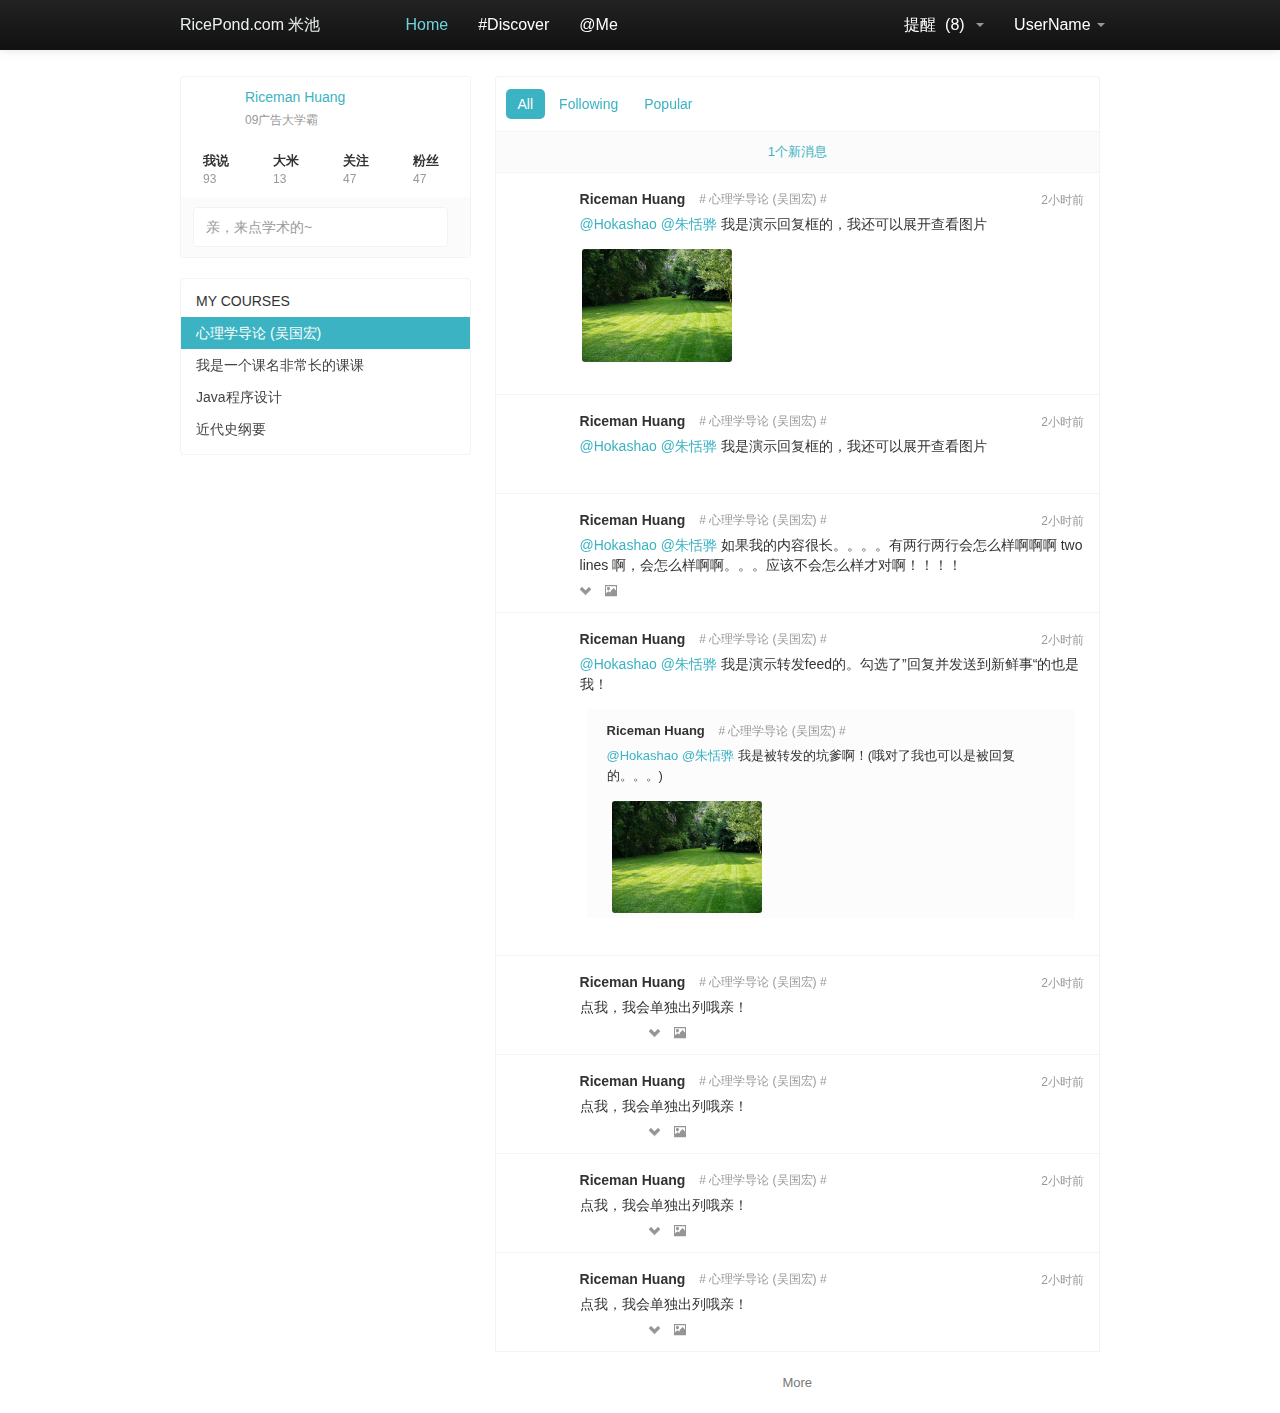
<file: index.html>
<!DOCTYPE html>
<html>
<head>
	<title>Ricepond 米池 - 都是大学霸</title>
	<meta charset="UTF-8">
	<meta name="viewport" content="width=device-width, initial-scale=1.0">

	<!-- Bootstrap CSS-->
	<link rel="stylesheet" href="css/jquery-ui.css" />
	<link href="css/bootstrap.css" rel="stylesheet" media="screen" />
	<link href="css/bootstrap-responsive.css" rel="stylesheet" />
	<link href="css/main.css" rel="stylesheet" media="screen" />
	<link href="css/css-lib/jquery.atwho.css" rel="stylesheet" type="text/css"/>
</head>
  
  
<body>

<div class="narrow-container">

<!-- Top Navigation Bar Begins -->

<div class="navbar navbar-inverse navbar-fixed-top">
	<div class="navbar-inner">
		<div class="container-fluid narrow-container">
			<a class="brand" href="#">RicePond.com 米池</a>
			<div class="nav-collapse collapse">
	            <ul class="nav">
		            <li class="active"><a href="#">Home</a></li>
		            <li><a href="#">#Discover</a></li>
		            <li><a href="#">@Me</a></li>

	            </ul>
	            
		        <ul class="nav pull-right">
		            <li class="dropdown top-reminder">
						<a href="#" class="dropdown-toggle" data-toggle="dropdown">提醒
							<span class="reminder-number">(8)</span>
							<b class="caret"></b>
						</a>
						

						<ul class="dropdown-menu reminder-frame">
							<li><a href="#"><small>#心理学导论#</small><span>zhuth</span>@了你</a></li>
							<li><a href="#"><span>hokashao</span>@了你</a></li>
							<li><a href="#"><span>hokashao</span>回复了你说的</a></li>
							<li><a href="#">你有<span>2</span>条新私信</a></li>
						</ul>
		   
					</li>
					
		        	
		            <li class="dropdown">
						<a href="#" class="dropdown-toggle" data-toggle="dropdown">UserName <b class="caret"></b></a>
						<ul class="dropdown-menu">
							<li><a href="#">设置</a></li>
							<li><a href="#">退出</a></li>
						</ul>
					</li>
	            </ul>
			</div>
		</div>
	</div>	
</div>

<!-- Top Navigation Bar Ends -->


<div class="container-fluid">
<div class="row-fluid">
<!-- Left Sidebar Begins -->

<div class="span4">
<!-- Mini-Profile -->
	<div class="mini-profile">
		<div class="mini-profile-header">
			<a class="account-group">
				<img class="mini-profile-avater" src="upload/avater/user1.jpg" alt="Riceman Huang">				
				<strong class="username">Riceman Huang</strong>
			</a>
			<div class="self-description">09广告大学霸</div>
		</div>
		<div class="mini-profile-stats">
			<ul>
				<li>
					<a href=""><strong>我说</strong>93</a>
				</li>
				<li>
					<a href=""><strong>大米</strong>13</a>
				</li>
				<li>
					<a href=""><strong>关注</strong>47</a>
				</li>
				<li>
					<a href=""><strong>粉丝</strong>47</a>
				</li>
				<li>
				
				</li>
			</ul>
		</div>
		
		<div class="mini-speak-box">
		<form>
			<input type="text" class="expanding" id="mini-speak-box" placeholder="亲，来点学术的~">
		</form>
		</div>
	
		
		<div class="rich-speak-box hide">
		<form class="rich-speak-form" method="post" target="" action="">
		    <div class="rich-composebox-content">  
		        <textarea class="rich-speak-text expanding"></textarea>
		    </div>
		    
		    <div class="rich-speak-box-actions">
				<div class="photo-upload">
					<a class="btn_addPic" href="javascript:void(0);"><span><em>+</em>添加图片</span> <input class="filePrew" title="支持jpg、jpeg、gif、png格式，文件小于5M" tabindex="3" type="file" name="pic" size="3"></a>
				</div>
				
				<div class="speak-button">
				    <span class="speak-word-counter">225</span>
				    <button type="button" class="btn btn-primary" data-loading-text="发布ing...">我说</button>
				</div>
		    </div>
		</form>
		
		</div>
	</div>
	
	
<!-- My Courses -->	
	<div class="well sidebar-nav my-courses">
		<ul class="nav nav-list">
              <li class="nav-header my-courses-header">My Courses</li>
              <li class="active"><a href="#">心理学导论 (吴国宏)</a></li>
              <li><a href="#">我是一个课名非常长的课课</a></li>
              <li><a href="#">Java程序设计</a></li>
              <li><a href="#">近代史纲要</a></li>
        </ul>
	</div>


</div>


<!-- Left Sidebar Ends -->

<!-- Feeds Flow Starts -->
<div class="span8 feeds-container">
	<!-- Feeds Header -->
	

	<div class="feeds-header">
		<ul class="nav nav-pills feeds-sort">
			<li class="active">
				<a href="#">All</a>
			</li>
			<li><a href="#">Following</a></li>
			<li><a href="#">Popular</a></li>
		</ul>
	</div>
	

	<!-- New Feeds Bar -->
	<div class="new-feeds-bar">
		<span>1</span>个新消息
	</div>
	
	<!-- Feeds Content -->
	
	
	
	<div class="feeds-content">
	<ol class="unstyled">
		<li class="feeds-item">
			<div class="feeds-body">
				<div class="feeds-item-header">
					<a class="account-group">
						<img class="user-avater" src="upload/avater/user1.jpg" alt="Riceman Huang">
						
						<span class="username">Riceman Huang</span>
					</a>
					
					<span class="feeds-item-course">#
						<span class="course-name">心理学导论</span>
						<span class="course-teacher">(吴国宏)</span>
					#</span>
		
					<span class="feeds-timestamp">2小时前</span>
				</div>
				<div class="feeds-item-content">
					<p class="feeds-text">
						<a id="user-id">@Hokashao</a>
						<a id="user-id">@朱恬骅</a>
						我是演示回复框的，我还可以展开查看图片
					</p>	
				</div>
				
				<!-- Expanded Content -->
				<div class="expanded-content">
					<div class="media-container">
						<div class="media-picture">
							<img class="feeds-image" src="upload/feed-image/372483.jpg" alt="372483">
						</div>
					</div>
				</div>
				

				<!-- Feeds-Item-Footer -->
				<div class="feeds-item-footer">
				
				<ul class="feeds-actions inline text-right">
					<li class="feeds-comment-container">
						<a class="feeds-comment-button">
							<i class="ui-icon-comment"></i>
							<span>回18</span>
						</a>
					</li>
					
					<li class="feeds-share-container">
						<!-- Button to trigger share modal -->
						<a class="feeds-share-button" href="#ShareModal">
							<i class="icon-share-alt icon-grey"></i><span>转7</span>
						</a>
					</li>

					<li class="feeds-favorite-container">
						<a class="feeds-favorite-button" title="Favorite">
							<i class="icon-star-empty icon-grey"></i>
							<span class="notfavorited">收12</span>
						</a>
						
						<a class="feeds-favorite-button-done hide" title="Favorite">
							<i class="icon-star"></i>
							<span class="favorited">已收</span>
						</a>
						
					</li>
				</ul>
				</div>
				

				
			</div>
			
			<!-- Feed-Replies -->
			<div class="feed-replies hide">
				<div class="reply-box">
					<form>	
						<textarea class="mini-reply-box expanding" placeholder="亲，回点啥吧~"></textarea>
						<div class="reply-box-actions">
							<div class="reply-checkbox"><input type="checkbox" checked>发送到我的新鲜事</div>
							<div class="feed-reply-button pull-right">
								<span class="reply-word-counter">225</span>
								<button type="button" class="btn btn-small" data-loading-text="发布ing...">回复</button>
							</div>
						</div>
					</form>
				</div>
				<div class="replies-wrapper">
					<ol>
						<li class="replies-item">
							<div class="replies-item-header">
								<a class="account-group">
									<img class="replies-user-avater" src="upload/avater/user1.jpg" alt="Riceman Huang">
									<div class="username">朱恬骅</div>
								</a>
							</div>
							<div class="replies-item-content">
								<p>你前端写的太慢啦！！！</p>
								<span>
									<a class="replies-actions">回复</a>
								</span>
							</div>

						</li>
						<li class="replies-item">
							<div class="replies-item-header">
								<a class="account-group">
									<img class="replies-user-avater" src="upload/avater/user1.jpg" alt="Riceman Huang">
									<div class="username">Hoka Shao</div>
								</a>
							</div>
							<div class="replies-item-content">
								<p><a>@朱恬骅</a> 我也觉得！！！</p>
								<span>
									<a class="replies-actions">回复</a>
								</span>
							</div>
						</li>
					</ol>
				</div>
			</div>						
		</li>
	
	
		<li class="feeds-item">
			<div class="feeds-body">
				<div class="feeds-item-header">
					<a class="account-group">
						<img class="user-avater" src="upload/avater/user1.jpg" alt="Riceman Huang">
						
						<span class="username">Riceman Huang</span>
					</a>
					
					<span class="feeds-item-course">#
						<span class="course-name">心理学导论</span>
						<span class="course-teacher">(吴国宏)</span>
					#</span>
		
					<span class="feeds-timestamp">2小时前</span>
				</div>
				<div class="feeds-item-content">
					<p class="feeds-text">
						<a id="user-id">@Hokashao</a>
						<a id="user-id">@朱恬骅</a>
						我是演示回复框的，我还可以展开查看图片
					</p>	
				</div>
				
				<!-- Expanded Content -->
				<div class="expanded-content hide">
					<div class="media-container">
						<div class="media-picture">
							<img src="upload/feed-image/372483.jpg" alt="372483">
						</div>
					</div>
				</div>
				

				<!-- Feeds-Item-Footer -->
				<div class="feeds-item-footer">
				
				<ul class="feeds-actions inline text-right">
					<li class="feeds-comment-container">
						<a class="feeds-comment-button">
							<i class="ui-icon-comment" href="#"></i>
							<span>回18</span>
						</a>
					</li>

					<li class="feeds-share-container">
						<!-- Button to trigger share modal -->
						<a class="feeds-share-button" href="#ShareModal">
							<i class="icon-share-alt icon-grey"></i><span>转7</span>
						</a>
					</li>

					<li class="feeds-favorite-container">
						<a class="feeds-favorite-button" title="Favorite">
							<i class="icon-star-empty icon-grey"></i>
							<span class="notfavorited">收12</span>
						</a>
						
						<a class="feeds-favorite-button-done hide" title="Favorite">
							<i class="icon-star"></i>
							<span class="favorited">已收</span>
						</a>
						
					</li>
				</ul>
				</div>
				

				
			</div>
			
			<!-- Feed-Replies -->
			<div class="feed-replies hide">
				<div class="reply-box">
					<form>	
						<textarea class="mini-reply-box expanding" placeholder="亲，回点啥吧~"></textarea>
						<div class="reply-box-actions">
							<div class="reply-checkbox"><input type="checkbox" checked>发送到我的新鲜事</div>
							<div class="feed-reply-button pull-right">
								<span class="reply-word-counter">225</span>
								<button type="button" class="btn btn-small" data-loading-text="发布ing...">回复</button>
							</div>
						</div>
					</form>
				</div>
				<div class="replies-wrapper">
					<ol>
						<li class="replies-item">
							<div class="replies-item-header">
								<a class="account-group">
									<img class="replies-user-avater" src="upload/avater/user1.jpg" alt="Riceman Huang">
									<div class="username">朱恬骅</div>
								</a>
							</div>
							<div class="replies-item-content">
								<p>你前端写的太慢啦！！！</p>
								<span>
									<a class="replies-actions">回复</a>
								</span>
							</div>

						</li>
						<li class="replies-item">
							<div class="replies-item-header">
								<a class="account-group">
									<img class="replies-user-avater" src="upload/avater/user1.jpg" alt="Riceman Huang">
									<div class="username">Hoka Shao</div>
								</a>
							</div>
							<div class="replies-item-content">
								<p><a>@朱恬骅</a> 我也觉得！！！</p>
								<span>
									<a class="replies-actions">回复</a>
								</span>
							</div>
						</li>
					</ol>
				</div>
			</div>						
		</li>
	
	
		<li class="feeds-item">
			<div class="feeds-body">
				<div class="feeds-item-header">
					<a class="account-group">
						<img class="user-avater" src="upload/avater/user1.jpg" alt="Riceman Huang">
						
						<span class="username">Riceman Huang</span>
					</a>
					
					<span class="feeds-item-course">#
						<span class="course-name">心理学导论</span>
						<span class="course-teacher">(吴国宏)</span>
					#</span>
		
					<span class="feeds-timestamp">2小时前</span>
				</div>
				<div class="feeds-item-content">
					<p class="feeds-text">
						<a id="user-id">@Hokashao</a>
						<a id="user-id">@朱恬骅</a>
						如果我的内容很长。。。。有两行两行会怎么样啊啊啊 two lines 啊，会怎么样啊啊。。。应该不会怎么样才对啊！！！！
					</p>	
				</div>
				
				<!-- Feeds-Item-Footer -->
				<div class="feeds-item-footer">
				<ul class="feeds-item-status inline text-left">
					<li id="can-expand" class="icon-chevron-down icon-grey"></li>
					<li id="have-pics" class="icon-picture icon-grey"></li>
				</ul>
				
				
				<ul class="feeds-actions inline text-right">
					<li class="feeds-comment-container">
						<a class="feeds-comment-button">
							<i class="ui-icon-comment"></i>
							<span>回18</span>
						</a>
					</li>
					
					<li class="feeds-share-container">
						<!-- Button to trigger share modal -->
						<a class="feeds-share-button" href="#ShareModal">
							<i class="icon-share-alt icon-grey"></i><span>转7</span>
						</a>
					</li>
					
					<li class="feeds-favorite-container">
						<a class="feeds-favorite-button" title="Favorite">
							<i class="icon-star-empty icon-grey"></i>
							<span class="notfavorited">收12</span>
						</a>
						
						<a class="feeds-favorite-button-done hide" title="Favorite">
							<i class="icon-star"></i>
							<span class="favorited">已收</span>
						</a>
						
					</li>
				</ul>
				</div>	
			</div>
			
			<!-- Feed-Replies -->
			<div class="feed-replies hide">
				<div class="reply-box">
					<form>	
						<textarea class="mini-reply-box expanding" placeholder="亲，回点啥吧~"></textarea>
						<div class="reply-box-actions">
							<div class="reply-checkbox"><input type="checkbox" checked>发送到我的新鲜事</div>
							<div class="feed-reply-button pull-right">
								<span class="reply-word-counter">225</span>
								<button type="button" class="btn btn-small" data-loading-text="发布ing...">回复</button>
							</div>
						</div>
					</form>
				</div>
				<div class="replies-wrapper">
					<ol>
						<li class="replies-item">
							<div class="replies-item-header">
								<a class="account-group">
									<img class="replies-user-avater" src="upload/avater/user1.jpg" alt="Riceman Huang">
									<div class="username">朱恬骅</div>
								</a>
							</div>
							<div class="replies-item-content">
								<p>你前端写的太慢啦！！！</p>
								<span>
									<a class="replies-actions">回复</a>
								</span>
							</div>

						</li>
						<li class="replies-item">
							<div class="replies-item-header">
								<a class="account-group">
									<img class="replies-user-avater" src="upload/avater/user1.jpg" alt="Riceman Huang">
									<div class="username">Hoka Shao</div>
								</a>
							</div>
							<div class="replies-item-content">
								<p><a>@朱恬骅</a> 我也觉得！！！</p>
								<span>
									<a class="replies-actions">回复</a>
								</span>
							</div>
						</li>
					</ol>
				</div>
			</div>
		</li>
		
	
		<li class="feeds-item">
			<div class="feeds-body">
				<div class="feeds-item-header">
					<a class="account-group">
						<img class="user-avater" src="upload/avater/user1.jpg" alt="Riceman Huang">
						
						<span class="username">Riceman Huang</span>
					</a>
					
					<span class="feeds-item-course">#
						<span class="course-name">心理学导论</span>
						<span class="course-teacher">(吴国宏)</span>
					#</span>
		
					<span class="feeds-timestamp">2小时前</span>
				</div>
				<div class="feeds-item-content">
					<p class="feeds-text">
						<a id="user-id">@Hokashao</a>
						<a id="user-id">@朱恬骅</a>
						我是演示转发feed的。勾选了”回复并发送到新鲜事“的也是我！
					</p>	
				</div>
				
				<!-- Feed-Share-Content-->
				<div class="share-content-wrapper">
				<div class="well">
					<!-- 被转发的内容 -->
					<div class="feeds-item-header">
						<a class="account-group">							
							<span class="username">Riceman Huang</span>
						</a>
						
						<div class="feeds-item-course">#
							<span class="course-name">心理学导论</span>
							<span class="course-teacher">(吴国宏)</span>
						#</div>
			
					</div>
					<div class="feeds-item-content">
						<p class="feeds-text">
							<a id="user-id">@Hokashao</a>
							<a id="user-id">@朱恬骅</a>
							我是被转发的坑爹啊！(哦对了我也可以是被回复的。。。)
						</p>	
					</div>
				
					
					<!-- Expanded Content -->
					<div class="expanded-content">
						<div class="media-container">
							<div class="media-picture">
								<img class="feeds-image" src="upload/feed-image/372483.jpg" alt="372483">
							</div>
						</div>
					</div>
				</div>				
				</div>
				
				
				
				
				<!-- Feeds-Item-Footer -->
				<div class="feeds-item-footer">
				<ul class="feeds-item-status inline text-left">
<!--					<li id="have-pics" class="icon-picture icon-grey"></li>  -->
				</ul>
				
				
				<ul class="feeds-actions inline text-right">
					<li class="feeds-comment-container">
						<a class="feeds-comment-button">
							<i class="ui-icon-comment"></i>
							<span>回18</span>
						</a>
					</li>
					
					<li class="feeds-share-container">
						<!-- Button to trigger share modal -->
						<a class="feeds-share-button" href="#ShareModal">
							<i class="icon-share-alt icon-grey"></i><span>转7</span>
						</a>
					</li>
					
					<li class="feeds-favorite-container">
						<a class="feeds-favorite-button" title="Favorite">
							<i class="icon-star-empty icon-grey"></i>
							<span class="notfavorited">收12</span>
						</a>
						
						<a class="feeds-favorite-button-done hide" title="Favorite">
							<i class="icon-star"></i>
							<span class="favorited">已收</span>
						</a>
						
					</li>
				</ul>
				</div>	
			</div>
			
			<!-- Feed-Replies -->
			<div class="feed-replies hide">
				<div class="reply-box">
					<form>	
						<textarea class="mini-reply-box expanding" placeholder="亲，回点啥吧~"></textarea>
						<div class="reply-box-actions">
							<div class="reply-checkbox"><input type="checkbox" checked>发送到我的新鲜事</div>
							<div class="feed-reply-button pull-right">
								<span class="reply-word-counter">225</span>
								<button type="button" class="btn btn-small" data-loading-text="发布ing...">回复</button>
							</div>
						</div>
					</form>
				</div>
				<div class="replies-wrapper">
					<ol>
						<li class="replies-item">
							<div class="replies-item-header">
								<a class="account-group">
									<img class="replies-user-avater" src="upload/avater/user1.jpg" alt="Riceman Huang">
									<div class="username">朱恬骅</div>
								</a>
							</div>
							<div class="replies-item-content">
								<p>你前端写的太慢啦！！！</p>
								<span>
									<a class="replies-actions">回复</a>
								</span>
							</div>

						</li>
						<li class="replies-item">
							<div class="replies-item-header">
								<a class="account-group">
									<img class="replies-user-avater" src="upload/avater/user1.jpg" alt="Riceman Huang">
									<div class="username">Hoka Shao</div>
								</a>
							</div>
							<div class="replies-item-content">
								<p><a>@朱恬骅</a> 我也觉得！！！</p>
								<span>
									<a class="replies-actions">回复</a>
								</span>
							</div>
						</li>
					</ol>
				</div>
			</div>
		</li>
		
		
		<li class="feeds-item">
			<div class="feeds-body">
				<div class="feeds-item-header">
					<a class="account-group">
						<img class="user-avater" src="upload/avater/user1.jpg" alt="Riceman Huang">
						
						<span class="username">Riceman Huang</span>
					</a>
					
					<span class="feeds-item-course">#
						<span class="course-name">心理学导论</span>
						<span class="course-teacher">(吴国宏)</span>
					#</span>
		
					<span class="feeds-timestamp">2小时前</span>
				</div>
				<div class="feeds-item-content">
					<p class="feeds-text">
						点我，我会单独出列哦亲！
					</p>	
				</div>
				
				<!-- Feeds-Item-Footer -->
				<div class="feeds-item-footer">
				<ul class="feeds-item-status inline text-left">
					<li id="can-expand" class="icon-chevron-down icon-grey"></li>
					<li id="have-pics" class="icon-picture icon-grey"></li>
				</ul>
				
				
				<ul class="feeds-actions inline text-right">
					<li class="feeds-comment-container">
						<a class="feeds-comment-button">
							<i class="ui-icon-comment" href="#"></i>
							<span>回18</span>
						</a>
					</li>
					<li class="feeds-share-container">
						<a class="feeds-share-button" href="#" title="Share">
							<i class="icon-share-alt icon-grey"></i>
							<span>转7</span>
						</a>
					</li>
					<li class="feeds-favorite-container">
						<a class="feeds-favorite-button" href="#" title="Favorite">
							<i class="icon-star-empty icon-grey"></i>
							<span class="notfavorited">收12</span>
						</a>
						
						<a class="feeds-favorite-button-done hide" href="#" title="Favorite">
							<i class="icon-star"></i>
							<span class="favorited">已收</span>
						</a>
						
					</li>
				</ul>
				</div>	
			</div>
			
			<!-- Feed-Replies -->
			<div class="feed-replies hide">
				<div class="reply-box">
					<form>	
						<textarea class="mini-reply-box" placeholder="亲，回点啥吧~"></textarea>
						<div class="reply-box-actions">
							<div class="reply-checkbox"><input type="checkbox" checked>发送到我的新鲜事</div>
							<div class="feed-reply-button pull-right">
								<span class="reply-word-counter">225</span>
								<button type="button" class="btn btn-small" data-loading-text="发布ing...">回复</button>
							</div>
						</div>
					</form>
				</div>
				<div class="replies-wrapper">
					<ol>
					</ol>
				</div>
			</div>
		</li>
		
		
		<li class="feeds-item">
			<div class="feeds-body">
				<div class="feeds-item-header">
					<a class="account-group">
						<img class="user-avater" src="upload/avater/user1.jpg" alt="Riceman Huang">
						
						<span class="username">Riceman Huang</span>
					</a>
					
					<span class="feeds-item-course">#
						<span class="course-name">心理学导论</span>
						<span class="course-teacher">(吴国宏)</span>
					#</span>
		
					<span class="feeds-timestamp">2小时前</span>
				</div>
				<div class="feeds-item-content">
					<p class="feeds-text">
						点我，我会单独出列哦亲！
					</p>	
				</div>
				
				<!-- Feeds-Item-Footer -->
				<div class="feeds-item-footer">
				<ul class="feeds-item-status inline text-left">
					<li id="can-expand" class="icon-chevron-down icon-grey"></li>
					<li id="have-pics" class="icon-picture icon-grey"></li>
				</ul>
				
				
				<ul class="feeds-actions inline text-right">
					<li class="feeds-comment-container">
						<a class="feeds-comment-button">
							<i class="ui-icon-comment" href="#"></i>
							<span>回18</span>
						</a>
					</li>
					<li class="feeds-share-container">
						<a class="feeds-share-button" href="#" title="Share">
							<i class="icon-share-alt icon-grey"></i>
							<span>转7</span>
						</a>
					</li>
					<li class="feeds-favorite-container">
						<a class="feeds-favorite-button" href="#" title="Favorite">
							<i class="icon-star-empty icon-grey"></i>
							<span class="notfavorited">收12</span>
						</a>
						
						<a class="feeds-favorite-button-done hide" href="#" title="Favorite">
							<i class="icon-star"></i>
							<span class="favorited">已收</span>
						</a>
						
					</li>
				</ul>
				</div>	
			</div>
			
			<!-- Feed-Replies -->
			<div class="feed-replies hide">
				<div class="reply-box">
					<form>	
						<textarea class="mini-reply-box" placeholder="亲，回点啥吧~"></textarea>
						<div class="reply-box-actions">
							<div class="reply-checkbox"><input type="checkbox" checked>发送到我的新鲜事</div>
							<div class="feed-reply-button pull-right">
								<span class="reply-word-counter">225</span>
								<button type="button" class="btn btn-small" data-loading-text="发布ing...">回复</button>
							</div>
						</div>
					</form>
				</div>
				<div class="replies-wrapper">
					<ol>
					</ol>
				</div>
			</div>
		</li>

		
		<li class="feeds-item">
			<div class="feeds-body">
				<div class="feeds-item-header">
					<a class="account-group">
						<img class="user-avater" src="upload/avater/user1.jpg" alt="Riceman Huang">
						
						<span class="username">Riceman Huang</span>
					</a>
					
					<span class="feeds-item-course">#
						<span class="course-name">心理学导论</span>
						<span class="course-teacher">(吴国宏)</span>
					#</span>
		
					<span class="feeds-timestamp">2小时前</span>
				</div>
				<div class="feeds-item-content">
					<p class="feeds-text">
						点我，我会单独出列哦亲！
					</p>	
				</div>
				
				<!-- Feeds-Item-Footer -->
				<div class="feeds-item-footer">
				<ul class="feeds-item-status inline text-left">
					<li id="can-expand" class="icon-chevron-down icon-grey"></li>
					<li id="have-pics" class="icon-picture icon-grey"></li>
				</ul>
				
				
				<ul class="feeds-actions inline text-right">
					<li class="feeds-comment-container">
						<a class="feeds-comment-button">
							<i class="ui-icon-comment" href="#"></i>
							<span>回18</span>
						</a>
					</li>
					<li class="feeds-share-container">
						<a class="feeds-share-button" href="#" title="Share">
							<i class="icon-share-alt icon-grey"></i>
							<span>转7</span>
						</a>
					</li>
					<li class="feeds-favorite-container">
						<a class="feeds-favorite-button" href="#" title="Favorite">
							<i class="icon-star-empty icon-grey"></i>
							<span class="notfavorited">收12</span>
						</a>
						
						<a class="feeds-favorite-button-done hide" href="#" title="Favorite">
							<i class="icon-star"></i>
							<span class="favorited">已收</span>
						</a>
						
					</li>
				</ul>
				</div>	
			</div>
			
			<!-- Feed-Replies -->
			<div class="feed-replies hide">
				<div class="reply-box">
					<form>	
						<textarea class="mini-reply-box" placeholder="亲，回点啥吧~"></textarea>
						<div class="reply-box-actions">
							<div class="reply-checkbox"><input type="checkbox" checked>发送到我的新鲜事</div>
							<div class="feed-reply-button pull-right">
								<span class="reply-word-counter">225</span>
								<button type="button" class="btn btn-small" data-loading-text="发布ing...">回复</button>
							</div>
						</div>
					</form>
				</div>
				<div class="replies-wrapper">
					<ol>
					</ol>
				</div>
			</div>
		</li>

			
		<li class="feeds-item">
			<div class="feeds-body">
				<div class="feeds-item-header">
					<a class="account-group">
						<img class="user-avater" src="upload/avater/user1.jpg" alt="Riceman Huang">
						
						<span class="username">Riceman Huang</span>
					</a>
					
					<span class="feeds-item-course">#
						<span class="course-name">心理学导论</span>
						<span class="course-teacher">(吴国宏)</span>
					#</span>
		
					<span class="feeds-timestamp">2小时前</span>
				</div>
				<div class="feeds-item-content">
					<p class="feeds-text">
						点我，我会单独出列哦亲！
					</p>	
				</div>
				
				<!-- Feeds-Item-Footer -->
				<div class="feeds-item-footer">
				<ul class="feeds-item-status inline text-left">
					<li id="can-expand" class="icon-chevron-down icon-grey"></li>
					<li id="have-pics" class="icon-picture icon-grey"></li>
				</ul>
				
				
				<ul class="feeds-actions inline text-right">
					<li class="feeds-comment-container">
						<a class="feeds-comment-button">
							<i class="ui-icon-comment" href="#"></i>
							<span>回18</span>
						</a>
					</li>
					<li class="feeds-share-container">
						<a class="feeds-share-button" href="#" title="Share">
							<i class="icon-share-alt icon-grey"></i>
							<span>转7</span>
						</a>
					</li>
					<li class="feeds-favorite-container">
						<a class="feeds-favorite-button" href="#" title="Favorite">
							<i class="icon-star-empty icon-grey"></i>
							<span class="notfavorited">收12</span>
						</a>
						
						<a class="feeds-favorite-button-done hide" href="#" title="Favorite">
							<i class="icon-star"></i>
							<span class="favorited">已收</span>
						</a>
						
					</li>
				</ul>
				</div>	
			</div>
			
			<!-- Feed-Replies -->
			<div class="feed-replies hide">
				<div class="reply-box">
					<form>	
						<textarea class="mini-reply-box" placeholder="亲，回点啥吧~"></textarea>
						<div class="reply-box-actions">
							<div class="reply-checkbox"><input type="checkbox" checked>发送到我的新鲜事</div>
							<div class="feed-reply-button pull-right">
								<span class="reply-word-counter">225</span>
								<button type="button" class="btn btn-small" data-loading-text="发布ing...">回复</button>
							</div>
						</div>
					</form>
				</div>
				<div class="replies-wrapper">
					<ol>
					</ol>
				</div>
			</div>
		</li>
		
	</ol>
	
	</div>
	
	<!-- Modal 转发小弹窗 -->
	<div id="ShareModal" class="modal hide fade" tabindex="-1" role="dialog" aria-labelledby="myModalLabel" aria-hidden="true">
		<div class="modal-header">
			<button type="button" class="close" data-dismiss="modal" aria-hidden="true">×</button>
			<h3 id="ShareModalTitle">转发一记~</h3>
		</div>
		<div class="modal-body">
		<div class="">
			<div class="original-feed-header feeds-item-header"></div>
			<div class="original-feed-content feeds-item-content">
				<p>我是原内容</p>
			</div>
		</div>
		</div>
		<div class="modal-footer">
			<button class="btn btn-primary">转发</button>
		</div>
	</div>
	
	
	<!-- Feeds Flow Bottom-->
	<div class="feeds-end">
		<!-- Default -->
		<a href="#">More</a>
		
		<!-- If Loading -->
		<img src="img/loader.gif" class="hide" alt="Loading"> 
		
		<!-- If No More Feeds -->
		<a href="#" class="hide">Back to top ↑</a>
	</div>

</div>
<!-- Feed Flow Ends -->



</div>

</div>
</div>


    
    
    

<!-- Jquery Bootstrap Library -->
<script src="js/library/jquery-1.9.1.js"></script>
<script src="js/library/bootstrap.js"></script>

<!-- JS Plug-in -->
	<!-- Textarea 自适应大小-->
	<script src="js/plug_in/textarea-expanding.js"></script>
	
	<!-- At.js -->
	<script src="js/plug_in/jquery.atwho.js"></script>
	<script src="js/at.js"></script>


<!-- 所有Feed 动作-->
<script src="js/feeds.js"></script>

<!-- 发布框 -->
<script src="js/speak.js"></script>

</body>
  
  
  
<!-- hi! --> <!-- hello --> 
</html>
</file>
<file: css/main.css>
/* Bug-Fixed BootStrap*/
.icon-chevron-down {
  background-position: -311px -119px;
}



/* Generally Customize BootStrap*/


body {
	padding-top:76px;
	font-family: "Helvetica Neue", Helvetica, Arial, sans-serif;
}

.narrow-container {
	margin: 0 auto;
	max-width:960px;
}

.icon-grey {
  background-image: url("../img/glyphicons-halflings-grey.png");
}

a {
  color: #3BB3C3;
  -webkit-transition: 0.2s;
  -moz-transition: 0.2s;
  -o-transition: 0.2s;
  transition: 0.2s;
  -webkit-backface-visibility: hidden; }
  a:hover {
    color: #298290;
    text-decoration: none; }

.btn {
  border: none;
  background: #3BB3C3;
  color: white;
  font-size: 14px;
  text-decoration: none;
  text-shadow: none;
  -webkit-box-shadow: none;
  -moz-box-shadow: none;
  box-shadow: none;
  -webkit-transition: 0.25s;
  -moz-transition: 0.25s;
  -o-transition: 0.25s;
  transition: 0.25s;
  -webkit-backface-visibility: hidden; }
  .btn:hover, .btn:focus {
    background-color: #71D2DB;
    color: white;
    -webkit-transition: 0.25s;
    -moz-transition: 0.25s;
    -o-transition: 0.25s;
    transition: 0.25s;
    -webkit-backface-visibility: hidden; }
  .btn:active, .btn.active {
    background-color: #339CAB;
    color: rgba(255, 255, 255, 0.75);
    -webkit-box-shadow: none;
    -moz-box-shadow: none;
    box-shadow: none; }
  .btn.disabled, .btn[disabled] {
    background-color: #95a5a6;
    color: white; }
  .btn.btn-large {
    padding-bottom: 12px;
    padding-top: 13px; }
  .btn.btn-primary {
    background-color: #3BB3C3; }
    .btn.btn-primary:hover, .btn.btn-primary:focus {
      background-color: #71D2DB; }
    .btn.btn-primary:active, .btn.btn-primary.active {
      background-color: #339CAB; }
  .btn.btn-info {
    background-color: #3498db; }
    .btn.btn-info:hover, .btn.btn-info:focus {
      background-color: #5dade2; }
    .btn.btn-info:active, .btn.btn-info.active {
      background-color: #2383c4; }
  .btn.btn-danger {
    background-color: #e74c3c; }
    .btn.btn-danger:hover, .btn.btn-danger:focus {
      background-color: #ec7063; }
    .btn.btn-danger:active, .btn.btn-danger.active {
      background-color: #dc2d1b; }
  .btn.btn-success {
    background-color: #2ecc71; }
    .btn.btn-success:hover, .btn.btn-success:focus {
      background-color: #55d98d; }
    .btn.btn-success:active, .btn.btn-success.active {
      background-color: #27ad60; }
  .btn.btn-warning {
    background-color: #f1c40f; }
    .btn.btn-warning:hover, .btn.btn-warning:focus {
      background-color: #f4d03f; }
    .btn.btn-warning:active, .btn.btn-warning.active {
      background-color: #cea70c; }
  .btn-toolbar .btn {
    font-size: 18px;
    padding: 10px 14px 9px; }
    .btn-toolbar .btn:first-child {
      -webkit-border-radius: 6px 0 0 6px;
      -moz-border-radius: 6px 0 0 6px;
      border-radius: 6px 0 0 6px; }
    .btn-toolbar .btn:last-child {
      -webkit-border-radius: 0 6px 6px 0;
      -moz-border-radius: 0 6px 6px 0;
      border-radius: 0 6px 6px 0; }

button.btn-small {
	font-size:12px;
}

.btn-cancel {
	background: #777;
}

.btn-cancel:hover, .btn-cancel:focus {
	background: #999;
}

.btn-toolbar .btn.active {
  color: white; }



.dropdown-menu > li > a:hover,
.dropdown-menu > li > a:focus,
.dropdown-submenu:hover > a,
.dropdown-submenu:focus > a {
  color: #ffffff;
  text-decoration: none;
  background-color: #3BB3C3;
  background-image:none;
  background-repeat: repeat-x;
  -webkit-transition: 0s;
  -moz-transition: 0s;
  -o-transition: 0s;
  transition: 0s;
}



textarea, input[type="text"] {
	background: #fff;
	white-space: pre-wrap;
	word-wrap: break-word;
	line-height: 1.5em;
	-webkit-box-sizing: border-box;
	-moz-box-sizing: border-box;
	box-sizing: border-box;
	width: 100%;
	height:20px; 
	padding: 10px 12px;  
	-webkit-border-radius: 4px;
	   -moz-border-radius: 4px;
		    border-radius: 4px;	    
	border: 1px solid #f3f3f3;
	-webkit-box-shadow: none;
	-moz-box-shadow:  none;
	box-shadow: none;
	-webkit-transition: border linear 0.2s, box-shadow linear 0.2s;
	-moz-transition: border linear 0.2s, box-shadow linear 0.2s;
	-o-transition: border linear 0.2s, box-shadow linear 0.2s;
	transition: border linear 0.2s, box-shadow linear 0.2s;
	overflow: hidden;
	margin-bottom: 0;
}

textarea:focus, textarea:active, input[type="text"]:focus, input[type="text"]:active {
	border-color: rgba(59, 179, 195, 0.8);
	-webkit-box-shadow: none;
	-moz-box-shadow: none;
	box-shadow: none;
}





/* Top Navbar */
.navbar-inverse .navbar-inner {
	border:none;
}

.navbar-inverse .nav .active > a, .navbar-inverse .nav .active > a:hover, .navbar-inverse .nav .active > a:focus {
	background-color: transparent;
	color: #71D2DB;
	-webkit-box-shadow: none;
	-moz-box-shadow: none;
	box-shadow: none;
}

.navbar-inverse .nav > li > a {
	font-size:16px;
	font-weight: normal;
	color: white;
}
  .navbar .nav > li > a {
    padding: 15px; }
    
    .navbar .nav > li > a:hover {
      color: #71D2DB; }


.navbar .reminder-number {
	padding: 1px 5px;
	margin: 12px 0;
    line-height: 16px;
}

.navbar .brand {
	display: block;
	float: left;
	padding: 15px 70px 15px 40px;
	font-size: 16px;
	font-weight: 200;
	color: #ECF0F1;
}

.nav-list > li > a {
  padding: 6px 15px;
}

.navbar .nav .dropdown-menu {
	min-width: 60px;
}

.dropdown-menu > li > a  {
	color:#333;
}

.reminder-frame a span {
	padding-right:3px;
	padding-left:3px;
	color:#3BB3C3;
}

.reminder-frame a small {
	color:#7c7c7c;
	padding-right:3px;
	padding-left:3px;
}

.dropdown-menu > li > a:hover > span,
.dropdown-menu > li > a:hover > small {
	color: #ffffff;
}


/* Sidebar */

.sidebar-nav {
	padding: 9px 0;
}

.nav-list .nav-header {
	text-shadow: none;
	color:#333;
}

.my-courses-header {
	padding:3px 15px 6px 15px;
	font-size:14px;
	font-weight: normal;
	color:#B8A779;
}

.nav-list > .active > a, .nav-list > .active > a:hover, .nav-list > .active > a:focus {
	color: #ffffff;
	background-color: #3BB3C3;
	text-shadow: none;
}

/* Mini-Profile */
.mini-profile {
	font-size:12px;
	min-height: 20px;
	margin-bottom: 20px;
	border:1px solid #f3f3f3;
	-webkit-border-radius: 4px;
	   -moz-border-radius: 4px;
	        border-radius: 4px;
	        
	-webkit-background-clip: padding-box;
	-moz-background-clip: padding;
	background-clip: padding-box;
}

.mini-profile-header {
	background-color: #fff;
	border-top-left-radius: 4px;
	border-top-right-radius: 4px;
	color: rgb(51, 51, 51);
	cursor: pointer;
	line-height: 16px;
	min-height: 48px;
	padding:12px 12px 6px 12px;
}

.mini-profile-avater {
	float:left;
	width: 40px;
	height: 40px;
	-webkit-border-radius: 4px;
	-moz-border-radius: 4px;
	border-radius: 4px;	
}

.mini-profile-header .account-group .username {
	font-size: 14px;
	color:#3BB3C3;
	font-weight: normal;
}

.mini-profile-header img {
	margin-right: 12px;
}

.mini-profile-header .self-description {
	color:#999;
	padding-top: 6px;
}

.mini-profile-stats {
	background-color: #fff;
	overflow: hidden;

}

.mini-profile-stats ul {
	margin-left: 0;
}

.mini-profile-stats ul li {
	display: inline;
}

.mini-profile-stats ul li a {
	float: left;
	padding: 9px 22px;
	color: #999;
	font-size: 12px;
	line-height: 18px;
	text-transform: uppercase;
	text-decoration: none;
}

.mini-profile-stats ul li a:hover {
	color:#298290;
}

.mini-profile-stats ul li:first-child a {
	border-left-width: 0px;
}

.mini-profile-stats strong {
	display:block;
	color: #333;
	font-size: 13px;
}


/* Mini Compose Box */

.mini-profile .mini-speak-box {
	line-height: 1;
	padding: 10px 12px;
	background-color: #fbfbfb;
	-webkit-border-radius: 0 0 5px 5px;
	   -moz-border-radius: 0 0 5px 5px;
		    border-radius: 0 0 5px 5px;
}

.mini-profile .mini-speak-box form {
	margin-bottom:0;
}

.mini-profile .mini-speak-box form input[type="text"] {
	width:255px;
	height:40px;
}


/* Rich Speak Box */
.rich-speak-box {
	line-height: 1;
	padding: 15px 12px 0 12px;
	background-color: #fbfbfb;
	-webkit-border-radius: 0 0 5px 5px;
	   -moz-border-radius: 0 0 5px 5px;
		    border-radius: 0 0 5px 5px;
}

.mini-profile .rich-speak-box form {
	padding-bottom: 8px;
	margin-bottom: 0;
}

.mini-profile .rich-speak-box textarea {
	width:255px;
}

.rich-speak-box .rich-speak-box-actions {
	margin-top:4px;
}

.photo-upload {
	display: inline;
}

/*高手做的input file*/
.btn_addPic{  
	position: relative;  
	width: 80px;  
	height: 39px;  
	overflow: hidden;  
	color: #999999;  
	cursor: pointer;  
}  
.btn_addPic span{line-height: 39px;}  
.btn_addPic em {  
	background:url("../img/twitter_web_sprite_icons.png") -60px -530px;  
	display: inline-block;  
	width: 20px;  
	height: 18px;  
	overflow: hidden;  
	margin: 10px 5px 10px 0;  
	line-height: 20em;  
	vertical-align: middle;  
}  
.btn_addPic:hover em{background-position:-60px -590px;}
input.filePrew {  
	display: block;  
	position: absolute;  
	top: 0;  
	left: 0;  
	width: 80px;  
	height: 39px;  
	font-size: 40px; /* 增大不同浏览器的可点击区域 */  
	opacity: 0; /* 实现的关键点 */  
	filter:alpha(opacity=0);/* 兼容IE */  
}  



.speak-button {
	float:right;
	display: inline;
	margin-right: 2px;
	margin-top:6px;
}

.speak-button .speak-word-counter {
	margin-right:5px;
	color: #999;

	border: 0;
	padding: 0 3px;
	vertical-align: middle;
	text-align: right;
	font-size: 13px;
	text-shadow: 0 1px 1px rgba(255,255,255,.75);
}



@media (max-width: 980px) {
/* Enable use of floated navbar text */
.navbar-text.pull-right {
	float: none;
	padding-left: 5px;
	padding-right: 5px;
}
}


/* My Courses Sidebar */
.well {
	background-color: #fff;
	border: 1px solid #f3f3f3;
	-webkit-box-shadow: none;
	-moz-box-shadow: none;
	box-shadow: none;	
}

.my-courses a {
	color:#444;
}

.my-courses .nav-list > li > a {
	text-shadow: none;
}



/* Feeds Flow */
.feeds-container {
	background-color: #ffffff;
	/*
	border: 1px solid #f3f3f3; 
  -webkit-border-radius: 6px;
     -moz-border-radius: 6px;
          border-radius: 6px;
    */
}



.nav-pills > .active > a, .nav-pills > .active > a:hover, .nav-pills > .active > a:focus {
	color: #ffffff;
	background-color: #3BB3C3;
}

	.nav > li > a:hover, .nav > li > a:focus {
		text-decoration: none;
		color:#fff;
		background-color: #3BB3C3;}
		
	.nav > li > a:active, .nav > li > a:active {
		background-color: #339CAB;
		}	

/* Single Feed */

.feeds-header {
	border:1px solid #f3f3f3;
	border-top-left-radius: 4px;
	border-top-right-radius: 4px;
	border-bottom: none;
	padding-bottom: 10px;
}

	.feeds-header a {
		color:#3BB3C3;
	}
	

.feeds-sort {
	margin: 10px 0px 0px 10px;
	padding:0px;
}


.new-feeds-bar {
	position: relative;
	font-size: 13px;
	color:#3BB3C3;
	display: block;
	padding: 10px 1px;
	cursor: pointer;
	text-align: center;
	font-weight: normal;
	background-color: #fbfbfb;
	border: 1px solid #f3f3f3;
	border-bottom:none;
	z-index: 2;
}

.new-feeds-bar:hover {
	background-color: #f6f6f6;
}

.feeds-content ol {
	margin-bottom: 0px;
}

.feeds-item {
	position: relative;
	border:1px solid #f3f3f3;
	border-bottom:none;
	padding:4px 0 0 0;
}

.feeds-body {
	padding: 12px 15px;
	min-height: 65px;
}

.feeds-item:hover {
	background-color: #fcfcfc;
	cursor:pointer;
}

.feeds-item-click {
	margin:8px 0;
	background-color: #fff;
	border:1px solid #f3f3f3;
	border-radius:4px;
}

.first-feed-item-click {
	margin:8px 0;
	background-color: #fff;
	border:1px solid #f3f3f3;
	border-radius:0px;
	border-bottom-left-radius: 4px;
	border-bottom-right-radius: 4px;
	margin-top:0;
}


.sep-prev-feed {
	border-bottom:1px solid #f3f3f3;
	border-bottom-left-radius: 4px;
	border-bottom-right-radius: 4px;
}

.sep-next-feed {
	border-top:1px solid #f3f3f3;
	border-top-left-radius: 4px;
	border-top-right-radius: 4px;
}

.feeds-item-footer {
	margin-left:66px;
	display:inline;
}

.feeds-text {
	padding:5px 0;
	margin:0;
}


.feeds-item-footer ul {
	display: inline-block;
}

.feeds-item-footer .feeds-actions {
	float:right;
	margin-top:5px;
}

.feeds-item-footer a {
	font-size: 12px;
	color:#999999;
	font-weight: normal;
}

.user-avater {
	width: 54px;
	height: 54px;
	-webkit-border-radius: 5px;
	-moz-border-radius: 5px;
	border-radius: 5px;
	cursor: pointer;
	float: left;
	margin-right: 15px;
}

.feeds-item-course {
	padding-left: 10px;
	text-decoration: none;
	color: #999;
	font-size: 12px;
	vertical-align: top;
	display: inline-block;
}

.feeds-timestamp {
	position: relative;
	float: right;
	margin-top: 1px;
	font-size: 12px;
	color: #999;
	
}


.feeds-end {
	padding: 20px 50px;
	background-color: #fff;
	-webkit-border-radius: 0 0 5px 5px;
	-moz-border-radius: 0 0 5px 5px;
	border-radius: 0 0 5px 5px;
	text-align: center;
	border-top:1px solid #f3f3f3;
}

.feeds-end a {
	font-size: 13px;
	color: #777;
}


	/* 转发内容 */
	.share-content-wrapper {
		margin:10px 0 0 66px;
		font-size:13px;
	}

	.share-content-wrapper .well {
		padding:12px 5px 5px 20px;
		background-color: #fcfcfc;
		margin-bottom: 0;
		border: none;
		border-radius: 0;
		margin-left:10px;
		margin-right:10px
	}
	
	.share-content-wrapper .feeds-item-header {
		margin-left:0;
	}
	

	
	.share-content-wrapper .feeds-item-content {
		margin-left:0;
	}

		
	.share-content-wrapper .feeds-item-course {
		display: inline-block;
		padding-top: 0;
	}

	.share-content-wrapper .feeds-item-footer {
		margin-left: 0;
	}

	.share-content-wrapper .expanded-content {
		margin: 0;
	}
	
	.feeds-item .media-container {
		margin:10px 0 0 5px
	}




/* Feeds Actions  */
.feeds-item-status {
	min-height: 20px;
}

.feeds-actions i {
	margin-top:0;
}

.feeds-actions a:hover {
	color:#333;
}

.feeds-comment-container {
	cursor:pointer;
}

	.ui-icon-comment {
		background-image: url("../img/ui-icons_888888_256x240.png");
		background-position: -128px -96px;
		width: 16px;
		height: 16px;
		display: inline-block;
		margin-bottom: -2px;
		margin-right: -2px;
	}
	
	.ui-icon-comment-hover {
		background-image: url("../img/ui-icons_454545_256x240.png");
		background-position: -128px -96px;
		width: 16px;
		height: 16px;
		display: inline-block;
		margin-bottom: -2px;
		margin-right: -2px;
	}


/* Feed Details */
.expanded-content {
	margin:10px 0 0 66px;
}

.media-container .media-picture {
	max-width: 500px;
	max-height: 375px;
}

.media-container .media-picture img {
	-webkit-border-radius: 3px;
	-moz-border-radius: 3px;
	border-radius: 3px;
	width:150px;
}

.media-container .media-picture img.zoom-image {
	-webkit-border-radius: 5px;
	-moz-border-radius: 5px;
	border-radius: 5px;
	width:500px;
}


/* Feed Replies */
.feed-replies form {
	margin:0;
}

.feed-replies {
	position: relative;
	padding: 8px;
	background: #fcfcfc;
	border-top: 1px solid #f3f3f3;
	-webkit-border-radius: 0 0 4px 4px;
	-moz-border-radius: 0 0 4px 4px;
	border-radius: 0 0 4px 4px;
}

.feed-replies .reply-box {
	padding:15px 12px 0px 70px;
}

.feed-replies .reply-box textarea {
	width:480px;
}

.feed-replies .reply-box-actions {
	padding-bottom:15px;
	width: 480px;
	margin-top: 10px;
}


.feed-replies .reply-checkbox {
	display:inline;
	margin:0;
	margin-left:2px;
	color:#666;
	font-size: 12px;
}

.feed-replies .reply-checkbox input[type="checkbox"] {
	margin:0;
	margin-right:3px;
}

.feed-replies .feed-reply-button .reply-word-counter {
	margin-right:5px;
	color: #999;
	display: inline-block;
	width: 35px;
	padding: 1px 3px;
	vertical-align: top;
	text-align: right;
	font-size: 12px;

}

.feed-replies .feed-reply-button button {
	margin-right:2px;
	padding: 0 5px;
}


.replies-wrapper {
	min-height: 0px;
}

	.replies-wrapper .replies-user-avater {
		width: 32px;
		height: 32px;
		-webkit-border-radius: 3px;
		-moz-border-radius: 3px;
		border-radius: 3px;
		cursor: pointer;
	}
	
	.replies-wrapper ol {
		list-style: none;
		margin:0;
	}
	
	.replies-wrapper li {
		min-height: 60px;
		border-top:1px solid #f3f3f3;
		margin:6px 0;
	}
	

.replies-item-header {
	margin:6px 0 0 30px;
}
	.replies-item-header .username {
		color:#555;
		font-weight: normal;
		margin-top:6px;
		margin-bottom: 4px;
		display: inline-block;
		font-weight: bold;
	}
	.replies-item-header img {
		float:left;
		margin-right:14px;
		margin-top:5px;
	}

.replies-item-content {
	color:#555;
	margin-left:76px;
}

	.replies-item-content p {
		margin-bottom:0;
		display: inline;
	}


.replies-item .replies-actions {

}

/* Share Modal */
#ShareModal h3 {
	font-size:16px;
}

/* Account Group */
.account-group {
	font-weight: bold;
	cursor:pointer;
}

.feeds-item-header .username {
	color:#333;
	font-weight: bold;
	vertical-align: top;
}

.username-hover {
	color:#71D2DB;
	text-decoration: none;
}
</file>
